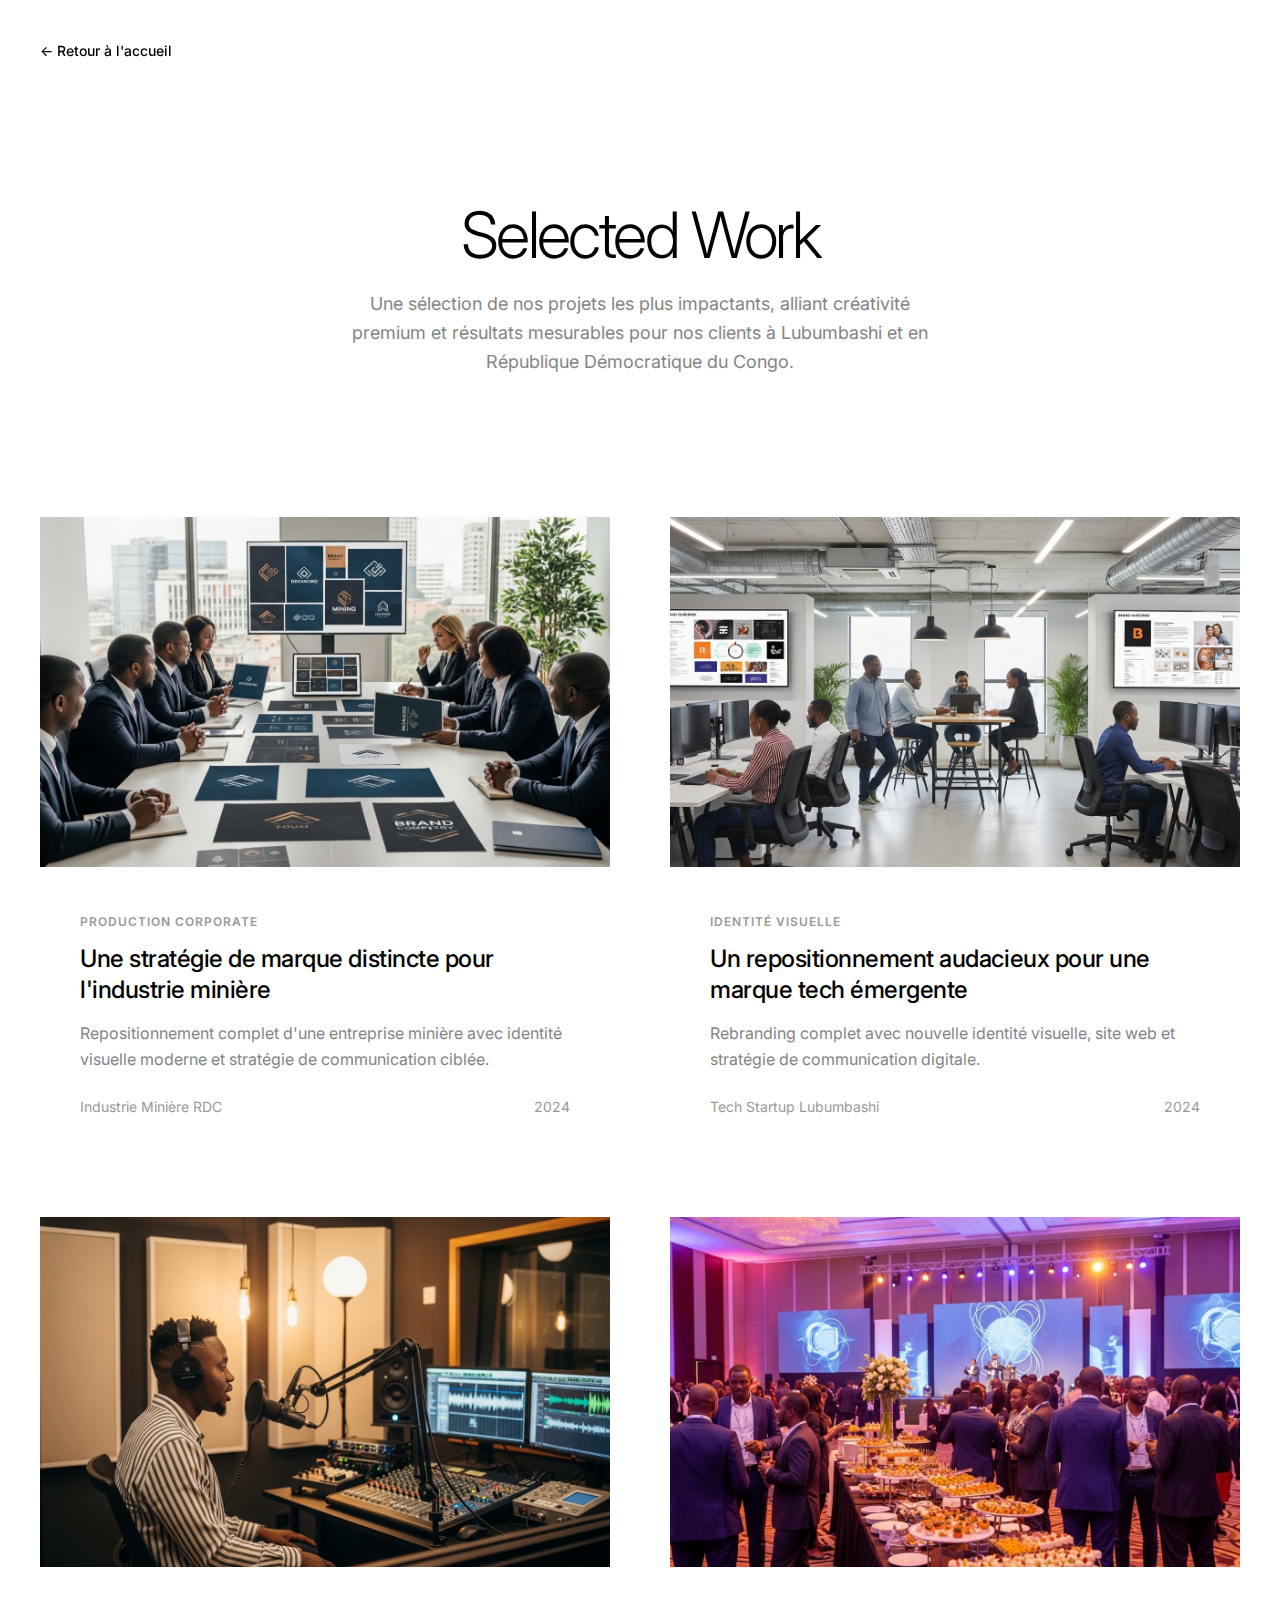
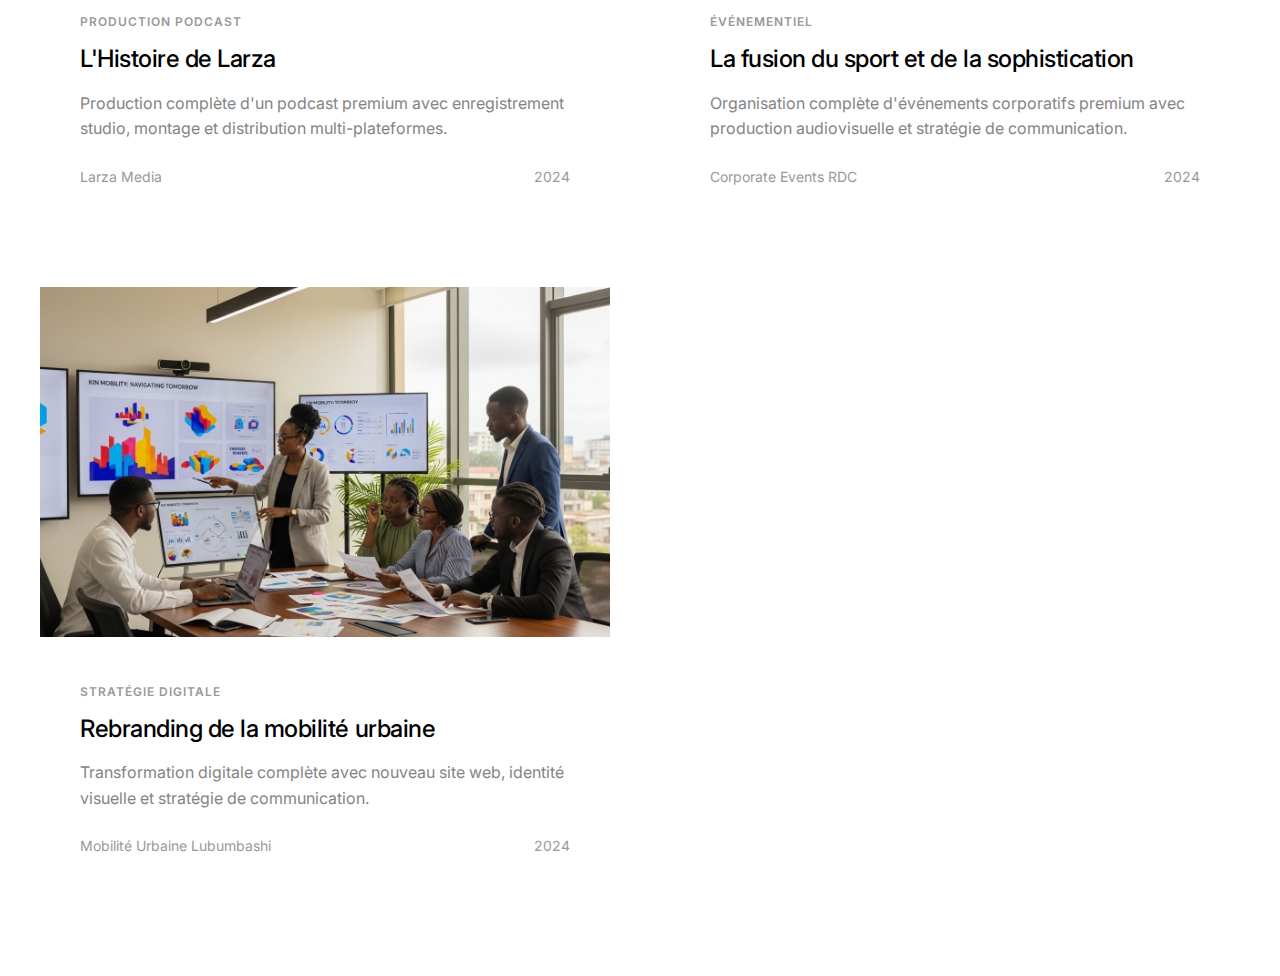
<file: static_site/portfolio.html>
<!DOCTYPE html>
<html lang="fr">
<head>
    <meta charset="UTF-8">
    <meta name="viewport" content="width=device-width, initial-scale=1.0">
    <title>Portfolio - Mass Communication | Projets Marketing Digital Lubumbashi, RDC</title>
    
    <!-- SEO Meta Tags -->
    <meta name="description" content="Découvrez nos projets réalisés : stratégies de marque, identité visuelle, production vidéo, podcasts et événements corporatifs à Lubumbashi, RDC. 50+ projets réussis pour des entreprises ambitieuses.">
    <meta name="keywords" content="portfolio marketing, projets digitaux, Lubumbashi, RDC, identité visuelle, production vidéo, podcast, événementiel, rebranding, stratégie marque">
    <meta name="author" content="Mass Communication">
    <meta name="robots" content="index, follow, max-image-preview:large, max-snippet:-1, max-video-preview:-1">
    <link rel="canonical" href="https://mass-com.com/portfolio.html">
    
    <!-- Google Search Console Verification -->
    <meta name="google-site-verification" content="TlilVw3hwE-rhUNAzjnrMrhuyJIVS9kmX74Pt27e2s0">
    
    <!-- Open Graph Tags -->
    <meta property="og:title" content="Portfolio - Mass Communication | Projets Marketing Digital Lubumbashi, RDC">
    <meta property="og:description" content="Découvrez nos 50+ projets réalisés : stratégies de marque, identité visuelle, production vidéo, podcasts et événements corporatifs à Lubumbashi, RDC.">
    <meta property="og:type" content="website">
    <meta property="og:url" content="https://mass-com.com/portfolio.html">
    <meta property="og:image" content="https://mass-com.com/static/images/cases/project-1-mining.jpg">
    <meta property="og:image:width" content="1200">
    <meta property="og:image:height" content="630">
    <meta property="og:site_name" content="Mass Communication">
    <meta property="og:locale" content="fr_FR">
    
    <!-- Twitter Card Meta Tags -->
    <meta name="twitter:card" content="summary_large_image">
    <meta name="twitter:title" content="Portfolio - Mass Communication | Projets Marketing Digital Lubumbashi, RDC">
    <meta name="twitter:description" content="Découvrez nos 50+ projets réalisés : stratégies de marque, identité visuelle, production vidéo, podcasts et événements corporatifs à Lubumbashi, RDC.">
    <meta name="twitter:image" content="https://mass-com.com/static/images/cases/project-1-mining.jpg">
    <meta name="twitter:site" content="@masscommunication">
    
    <!-- Google Fonts -->
    <link href="https://fonts.googleapis.com/css2?family=Inter:wght@300;400;500;600;700;800&display=swap" rel="stylesheet">
    
    <!-- Custom CSS -->
    <link rel="stylesheet" href="static/css/style.css">
    
    <!-- Configuration -->
    <script src="static/js/config.js"></script>
    
    <style>
        .portfolio-hero {
            padding: 120px 40px 60px 40px;
            background: #ffffff;
            text-align: center;
        }
        
        .portfolio-title {
            font-family: -apple-system, BlinkMacSystemFont, 'Inter', sans-serif;
            font-size: 64px;
            font-weight: 300;
            color: #000000;
            margin-bottom: 20px;
            line-height: 1.1;
        }
        
        .portfolio-subtitle {
            font-size: 18px;
            color: #666666;
            max-width: 600px;
            margin: 0 auto;
            line-height: 1.6;
        }
        
        .portfolio-grid {
            max-width: 1400px;
            margin: 80px auto;
            padding: 0 40px;
            display: grid;
            grid-template-columns: repeat(auto-fit, minmax(500px, 1fr));
            gap: 60px;
        }
        
        .portfolio-card {
            background: #ffffff;
            border-radius: 0;
            overflow: hidden;
            transition: all 0.3s ease;
            cursor: pointer;
        }
        
        .portfolio-card:hover {
            transform: translateY(-10px);
        }
        
        .portfolio-image {
            width: 100%;
            height: 350px;
            object-fit: cover;
            transition: transform 0.3s ease;
        }
        
        .portfolio-card:hover .portfolio-image {
            transform: scale(1.05);
        }
        
        .portfolio-content {
            padding: 40px;
        }
        
        .portfolio-category {
            font-size: 12px;
            font-weight: 600;
            text-transform: uppercase;
            color: #999999;
            letter-spacing: 1px;
            margin-bottom: 12px;
        }
        
        .portfolio-project-title {
            font-size: 24px;
            font-weight: 500;
            color: #000000;
            margin-bottom: 16px;
            line-height: 1.3;
        }
        
        .portfolio-description {
            font-size: 16px;
            color: #666666;
            line-height: 1.6;
            margin-bottom: 24px;
        }
        
        .portfolio-meta {
            display: flex;
            justify-content: space-between;
            align-items: center;
            font-size: 14px;
            color: #999999;
        }
        
        .back-link {
            position: fixed;
            top: 40px;
            left: 40px;
            font-size: 14px;
            color: #000000;
            text-decoration: none;
            font-weight: 500;
            z-index: 1000;
            transition: opacity 0.3s ease;
        }
        
        .back-link:hover {
            opacity: 0.7;
        }
        
        @media (max-width: 768px) {
            .portfolio-grid {
                grid-template-columns: 1fr;
                gap: 40px;
                padding: 0 20px;
            }
            
            .portfolio-title {
                font-size: 48px;
            }
            
            .portfolio-hero {
                padding: 100px 20px 40px 20px;
            }
        }
    </style>
</head>
<body>
            <a href="index.html" class="back-link">← Retour à l'accueil</a>
    
    <div class="portfolio-hero">
        <h1 class="portfolio-title">Selected Work</h1>
        <p class="portfolio-subtitle">
            Une sélection de nos projets les plus impactants, alliant créativité premium et résultats mesurables pour nos clients à Lubumbashi et en République Démocratique du Congo.
        </p>
    </div>
    
    <div class="portfolio-grid">
        <!-- Mining Brand Project -->
        <div class="portfolio-card" onclick="openProject('mining-brand')">
            <img src="static/images/cases/project-1-mining.jpg" alt="Stratégie de marque industrie minière" class="portfolio-image" loading="lazy">
            <div class="portfolio-content">
                <div class="portfolio-category">Production Corporate</div>
                <h3 class="portfolio-project-title">Une stratégie de marque distincte pour l'industrie minière</h3>
                <p class="portfolio-description">Repositionnement complet d'une entreprise minière avec identité visuelle moderne et stratégie de communication ciblée.</p>
                <div class="portfolio-meta">
                    <span>Industrie Minière RDC</span>
                    <span>2024</span>
                </div>
            </div>
        </div>
        
        <!-- Tech Repositioning Project -->
        <div class="portfolio-card" onclick="openProject('tech-repositioning')">
            <img src="static/images/cases/project-2-tech.jpg" alt="Repositionnement marque tech" class="portfolio-image" loading="lazy">
            <div class="portfolio-content">
                <div class="portfolio-category">Identité Visuelle</div>
                <h3 class="portfolio-project-title">Un repositionnement audacieux pour une marque tech émergente</h3>
                <p class="portfolio-description">Rebranding complet avec nouvelle identité visuelle, site web et stratégie de communication digitale.</p>
                <div class="portfolio-meta">
                    <span>Tech Startup Lubumbashi</span>
                    <span>2024</span>
                </div>
            </div>
        </div>
        
        <!-- Podcast Larza Project -->
        <div class="portfolio-card" onclick="openProject('podcast-larza')">
            <img src="static/images/cases/project-3-podcast.jpg" alt="Production podcast premium" class="portfolio-image" loading="lazy">
            <div class="portfolio-content">
                <div class="portfolio-category">Production Podcast</div>
                <h3 class="portfolio-project-title">L'Histoire de Larza</h3>
                <p class="portfolio-description">Production complète d'un podcast premium avec enregistrement studio, montage et distribution multi-plateformes.</p>
                <div class="portfolio-meta">
                    <span>Larza Media</span>
                    <span>2024</span>
                </div>
            </div>
        </div>
        
        <!-- Corporate Events Project -->
        <div class="portfolio-card" onclick="openProject('corporate-events')">
            <img src="static/images/cases/project-4-events.jpg" alt="Événements corporatifs premium" class="portfolio-image" loading="lazy">
            <div class="portfolio-content">
                <div class="portfolio-category">Événementiel</div>
                <h3 class="portfolio-project-title">La fusion du sport et de la sophistication</h3>
                <p class="portfolio-description">Organisation complète d'événements corporatifs premium avec production audiovisuelle et stratégie de communication.</p>
                <div class="portfolio-meta">
                    <span>Corporate Events RDC</span>
                    <span>2024</span>
                </div>
            </div>
        </div>
        
        <!-- Urban Mobility Project -->
        <div class="portfolio-card" onclick="openProject('mobility-rebranding')">
            <img src="static/images/cases/project-5-mobility.jpg" alt="Rebranding mobilité urbaine" class="portfolio-image" loading="lazy">
            <div class="portfolio-content">
                <div class="portfolio-category">Stratégie Digitale</div>
                <h3 class="portfolio-project-title">Rebranding de la mobilité urbaine</h3>
                <p class="portfolio-description">Transformation digitale complète avec nouveau site web, identité visuelle et stratégie de communication.</p>
                <div class="portfolio-meta">
                    <span>Mobilité Urbaine Lubumbashi</span>
                    <span>2024</span>
                </div>
            </div>
        </div>
    </div>
    
    <!-- Project Detail Modal -->
    <div id="project-modal" class="project-modal">
        <div class="modal-content">
            <button class="modal-close" onclick="closeProject()">&times;</button>
            <div id="modal-body"></div>
        </div>
    </div>
    
    <script>
        const projects = [
        {
            id: 'mining-brand',
            title: 'Une stratégie de marque distincte pour l\'industrie minière',
            category: 'Production Corporate',
            description: 'Repositionnement complet d\'une entreprise minière avec identité visuelle moderne et stratégie de communication ciblée.',
            client: 'Industrie Minière RDC',
            year: '2024',
            image: 'static/images/cases/project-1-mining.jpg'
        },
        {
            id: 'tech-repositioning',
            title: 'Un repositionnement audacieux pour une marque tech émergente',
            category: 'Identité Visuelle',
            description: 'Rebranding complet avec nouvelle identité visuelle, site web et stratégie de communication digitale.',
            client: 'Tech Startup Lubumbashi',
            year: '2024',
            image: 'static/images/cases/project-2-tech.jpg'
        },
        {
            id: 'podcast-larza',
            title: 'L\'Histoire de Larza',
            category: 'Production Podcast',
            description: 'Production complète d\'un podcast premium avec enregistrement studio, montage et distribution multi-plateformes.',
            client: 'Larza Media',
            year: '2024',
            image: 'static/images/cases/project-3-podcast.jpg'
        },
        {
            id: 'corporate-events',
            title: 'La fusion du sport et de la sophistication',
            category: 'Événementiel',
            description: 'Organisation complète d\'événements corporatifs premium avec production audiovisuelle et stratégie de communication.',
            client: 'Corporate Events RDC',
            year: '2024',
            image: 'static/images/cases/project-4-events.jpg'
        },
        {
            id: 'mobility-rebranding',
            title: 'Rebranding de la mobilité urbaine',
            category: 'Stratégie Digitale',
            description: 'Transformation digitale complète avec nouveau site web, identité visuelle et stratégie de communication.',
            client: 'Mobilité Urbaine Lubumbashi',
            year: '2024',
            image: 'static/images/cases/project-5-mobility.jpg'
        }
    ];
        
        function openProject(projectId) {
            const project = projects.find(p => p.id === projectId);
            if (!project) return;
            
            const modalBody = document.getElementById('modal-body');
            modalBody.innerHTML = `
                <div class="project-detail">
                    <div class="project-header">
                        <img src="/static/images/${project.image}" alt="${project.title}" class="project-detail-image">
                        <div class="project-info">
                            <div class="project-category">${project.category}</div>
                            <h2 class="project-title">${project.title}</h2>
                            <div class="project-meta">
                                <span><strong>Client:</strong> ${project.client}</span>
                                <span><strong>Année:</strong> ${project.year}</span>
                            </div>
                        </div>
                    </div>
                    
                    <div class="project-content">
                        <div class="project-section">
                            <h4>Description</h4>
                            <p>${project.description}</p>
                        </div>
                        
                        <div class="project-section">
                            <h4>Services fournis</h4>
                            <ul>
                                ${project.services.map(service => `<li>${service}</li>`).join('')}
                            </ul>
                        </div>
                        
                        <div class="project-section">
                            <h4>Défi</h4>
                            <p>${project.challenge}</p>
                        </div>
                        
                        <div class="project-section">
                            <h4>Solution</h4>
                            <p>${project.solution}</p>
                        </div>
                        
                        <div class="project-section">
                            <h4>Résultats</h4>
                            <ul>
                                ${project.results.map(result => `<li>${result}</li>`).join('')}
                            </ul>
                        </div>
                    </div>
                </div>
            `;
            
            document.getElementById('project-modal').style.display = 'flex';
            document.body.style.overflow = 'hidden';
        }
        
        function closeProject() {
            document.getElementById('project-modal').style.display = 'none';
            document.body.style.overflow = 'auto';
        }
        
        // Close modal when clicking outside
        document.getElementById('project-modal').addEventListener('click', function(e) {
            if (e.target === this) {
                closeProject();
            }
        });
    </script>
    
    <style>
        .project-modal {
            display: none;
            position: fixed;
            top: 0;
            left: 0;
            width: 100%;
            height: 100%;
            background: rgba(0, 0, 0, 0.8);
            z-index: 10000;
            justify-content: center;
            align-items: center;
            padding: 40px;
        }
        
        .modal-content {
            background: white;
            max-width: 800px;
            max-height: 90vh;
            overflow-y: auto;
            position: relative;
            border-radius: 8px;
        }
        
        .modal-close {
            position: absolute;
            top: 20px;
            right: 30px;
            font-size: 28px;
            font-weight: bold;
            background: none;
            border: none;
            cursor: pointer;
            z-index: 1001;
        }
        
        .project-detail {
            padding: 40px;
        }
        
        .project-header {
            margin-bottom: 40px;
        }
        
        .project-detail-image {
            width: 100%;
            height: 300px;
            object-fit: cover;
            border-radius: 8px;
            margin-bottom: 20px;
        }
        
        .project-category {
            font-size: 12px;
            font-weight: 600;
            text-transform: uppercase;
            color: #999999;
            letter-spacing: 1px;
            margin-bottom: 8px;
        }
        
        .project-title {
            font-size: 28px;
            font-weight: 600;
            color: #000000;
            margin-bottom: 16px;
            line-height: 1.3;
        }
        
        .project-meta {
            display: flex;
            gap: 30px;
            font-size: 14px;
            color: #666666;
            margin-bottom: 20px;
        }
        
        .project-section {
            margin-bottom: 30px;
        }
        
        .project-section h4 {
            font-size: 18px;
            font-weight: 600;
            color: #000000;
            margin-bottom: 12px;
        }
        
        .project-section p {
            font-size: 16px;
            color: #666666;
            line-height: 1.6;
        }
        
        .project-section ul {
            list-style: none;
            padding: 0;
        }
        
        .project-section li {
            font-size: 16px;
            color: #666666;
            line-height: 1.6;
            margin-bottom: 8px;
            position: relative;
            padding-left: 20px;
        }
        
        .project-section li:before {
            content: "•";
            color: #000000;
            position: absolute;
            left: 0;
        }
    </style>
</body>
</html>
</file>
<file: static_site/static/css/style.css>
/* Modern CSS with Premium Video Backgrounds for Mass Communication Website */

:root {
    --color-black: #000000;
    --color-white: #ffffff;
    --color-gray-50: #f9fafb;
    --color-gray-100: #f3f4f6;
    --color-gray-200: #e5e7eb;
    --color-gray-300: #d1d5db;
    --color-gray-400: #9ca3af;
    --color-gray-500: #333333;
    --color-gray-600: #222222;
    --color-gray-700: #111111;
    --color-gray-800: #0a0a0a;
    --color-gray-900: #000000;
    --color-accent: #2563eb;
    
    --font-primary: 'Inter', -apple-system, BlinkMacSystemFont, 'Segoe UI', Roboto, sans-serif;
    --font-size-xs: 0.75rem;
    --font-size-sm: 0.875rem;
    --font-size-base: 1rem;
    --font-size-lg: 1.125rem;
    --font-size-xl: 1.25rem;
    --font-size-2xl: 1.5rem;
    --font-size-3xl: 1.875rem;
    --font-size-4xl: 2.25rem;
    --font-size-5xl: 3rem;
    --font-size-6xl: 3.75rem;
    --font-size-7xl: 4.5rem;
    --font-size-8xl: 6rem;
    --font-size-9xl: 8rem;
    
    --line-height-tight: 1.25;
    --line-height-snug: 1.375;
    --line-height-normal: 1.5;
    --line-height-relaxed: 1.625;
    
    --spacing-xs: 0.25rem;
    --spacing-sm: 0.5rem;
    --spacing-md: 1rem;
    --spacing-lg: 1.5rem;
    --spacing-xl: 2rem;
    --spacing-2xl: 3rem;
    --spacing-3xl: 4rem;
    --spacing-4xl: 6rem;
    --spacing-5xl: 8rem;
    
    --transition-fast: 0.15s ease-out;
    --transition-base: 0.25s ease-out;
    --transition-slow: 0.5s ease-out;
    
    --video-overlay-opacity: 0.7;
    --image-overlay-opacity: 0.6;
}

/* Reset & Base Styles */
* {
    margin: 0;
    padding: 0;
    box-sizing: border-box;
}

/* Screen Reader Only - Accessibility */
.sr-only {
    position: absolute;
    width: 1px;
    height: 1px;
    padding: 0;
    margin: -1px;
    overflow: hidden;
    clip: rect(0, 0, 0, 0);
    white-space: nowrap;
    border: 0;
}

html {
    font-size: 16px;
    scroll-behavior: smooth;
}

body {
    font-family: var(--font-primary);
    font-size: var(--font-size-base);
    line-height: var(--line-height-normal);
    color: var(--color-black);
    background-color: var(--color-white);
    -webkit-font-smoothing: antialiased;
    -moz-osx-font-smoothing: grayscale;
    overflow-x: hidden;
}

/* Typography - Hau Studio Style */
h1, h2, h3, h4, h5, h6 {
    font-weight: 700;
    line-height: var(--line-height-tight);
    color: var(--color-black);
    letter-spacing: -0.02em;
    font-family: -apple-system, BlinkMacSystemFont, 'Inter', 'Helvetica Neue', Arial, sans-serif;
}

h1 {
    font-size: clamp(3rem, 8vw, 8rem);
    font-weight: 900;
    line-height: 0.9;
    letter-spacing: -0.04em;
}

h2 {
    font-size: clamp(2rem, 5vw, 4rem);
    font-weight: 800;
    line-height: 0.95;
    letter-spacing: -0.03em;
}

/* Hau Studio Watermark */
.watermark-brand {
    position: absolute;
    bottom: -20px;
    right: 5%;
    font-size: clamp(8rem, 25vw, 20rem);
    font-weight: 900;
    color: rgba(0, 0, 0, 0.02);
    letter-spacing: -0.1em;
    z-index: -1;
    font-family: -apple-system, BlinkMacSystemFont, 'Inter', 'Helvetica Neue', Arial, sans-serif;
    user-select: none;
    pointer-events: none;
}

/* Navigation Logo Styles */
.nav-logo {
    display: flex;
    align-items: center;
    gap: 0.75rem;
    text-decoration: none;
    color: var(--color-black);
    font-weight: 600;
    font-size: var(--font-size-lg);
    transition: opacity var(--transition-base);
}

.nav-logo:hover {
    opacity: 0.8;
}

.nav-logo-img {
    height: 52px;
    width: auto;
    object-fit: contain;
}

.nav-logo-text {
    font-weight: 600;
    letter-spacing: -0.01em;
}

/* Hau Studio Contact Split Section */
.contact-split-section {
    min-height: 100vh;
    display: flex;
    align-items: stretch;
    background: var(--color-white);
    position: relative;
}

.contact-split-container {
    display: grid;
    grid-template-columns: 1fr 1fr;
    width: 100%;
    min-height: 100vh;
}

.contact-split-content {
    background: var(--color-white);
    padding: 4rem 3rem;
    display: flex;
    flex-direction: column;
    justify-content: center;
    position: relative;
}

.contact-split-visual {
    background: var(--color-gray-100);
    position: relative;
    overflow: hidden;
}

.contact-image-container {
    position: absolute;
    top: 0;
    left: 0;
    width: 100%;
    height: 100%;
}

.contact-split-image {
    width: 100%;
    height: 100%;
    object-fit: cover;
    object-position: center;
    filter: grayscale(20%);
}

.contact-header {
    margin-bottom: 3rem;
}

.contact-title {
    font-size: clamp(3rem, 8vw, 6rem);
    font-weight: 300;
    line-height: 0.9;
    letter-spacing: -0.04em;
    margin-bottom: 1.5rem;
    color: var(--color-black);
    font-family: -apple-system, BlinkMacSystemFont, 'Inter', 'Helvetica Neue', Arial, sans-serif;
}

.contact-subtitle {
    font-size: var(--font-size-lg);
    line-height: var(--line-height-relaxed);
    color: var(--color-gray-500);
    margin-bottom: 2rem;
    max-width: 400px;
    font-weight: 400;
}

.contact-cta {
    margin-bottom: 3rem;
}

.hau-contact-button {
    background: var(--color-black);
    color: var(--color-white);
    border: none;
    padding: 1rem 2rem;
    font-size: var(--font-size-sm);
    font-weight: 600;
    letter-spacing: 0.05em;
    text-transform: uppercase;
    cursor: pointer;
    transition: all var(--transition-base);
    border-radius: 0;
    font-family: var(--font-primary);
}

.hau-contact-button:hover {
    background: var(--color-gray-700);
    transform: translateY(-1px);
}

.contact-info-section {
    margin-top: auto;
}

.contact-info-row {
    display: grid;
    grid-template-columns: 1fr 1fr;
    gap: 2rem;
}

.contact-info-col {
    display: flex;
    flex-direction: column;
    gap: 0.5rem;
}

.contact-info-title {
    font-size: var(--font-size-xs);
    font-weight: 600;
    letter-spacing: 0.1em;
    text-transform: uppercase;
    color: var(--color-gray-400);
    margin-bottom: 0.75rem;
}

.contact-info-item {
    font-size: var(--font-size-sm);
    color: var(--color-gray-500);
    line-height: var(--line-height-relaxed);
    cursor: pointer;
    transition: color var(--transition-fast);
}

.contact-info-item:hover {
    color: var(--color-black);
}

/* Hidden Form Styles */
.contact-form-section {
    margin-top: 2rem;
}

.hau-contact-form {
    display: flex;
    flex-direction: column;
    gap: 1.5rem;
}

.hau-form-input {
    background: transparent;
    border: none;
    border-bottom: 1px solid var(--color-gray-300);
    padding: 1rem 0 0.5rem 0;
    font-size: var(--font-size-base);
    color: var(--color-black);
    font-family: var(--font-primary);
    transition: border-color var(--transition-base);
}

.hau-form-input:focus {
    outline: none;
    border-bottom-color: var(--color-black);
}

.hau-form-input::placeholder {
    color: var(--color-gray-400);
    font-weight: 400;
}

.hau-form-textarea {
    resize: vertical;
    min-height: 120px;
    font-family: var(--font-primary);
}

.hau-submit-button {
    background: var(--color-black);
    color: var(--color-white);
    border: none;
    padding: 1rem 2rem;
    font-size: var(--font-size-sm);
    font-weight: 600;
    letter-spacing: 0.05em;
    text-transform: uppercase;
    cursor: pointer;
    transition: all var(--transition-base);
    align-self: flex-start;
    margin-top: 1rem;
}

.hau-submit-button:hover {
    background: var(--color-gray-700);
}

/* Responsive Design for Contact Section */
@media (max-width: 768px) {
    .contact-split-container {
        grid-template-columns: 1fr;
        grid-template-rows: auto 1fr;
    }
    
    .contact-split-content {
        padding: 2rem 1.5rem;
        min-height: auto;
    }
    
    .contact-split-visual {
        min-height: 60vh;
    }
    
    .contact-title {
        font-size: clamp(2.5rem, 10vw, 4rem);
    }
    
    .contact-info-row {
        grid-template-columns: 1fr;
        gap: 1.5rem;
    }
}

/* Modern Split-Screen Service Sections */
.split-service-section {
    min-height: 100vh;
    display: flex;
    align-items: center;
    padding: 8rem 0;
}

.split-container {
    display: grid;
    grid-template-columns: 1fr 1fr;
    gap: 0;
    width: 100%;
    max-width: 1400px;
    margin: 0 auto;
    align-items: center;
}

/* Mobile Responsiveness for Split Sections */
@media (max-width: 768px) {
    .split-container {
        grid-template-columns: 1fr;
        grid-template-rows: auto 1fr;
        gap: 2rem;
    }
    
    .split-reverse .split-container {
        grid-template-columns: 1fr;
        grid-template-rows: auto 1fr;
    }
    
    .split-reverse .split-content {
        order: 1;
    }
    
    .split-reverse .split-visual {
        order: 2;
    }
    
    .split-content {
        padding: 2rem 1.5rem;
        text-align: center;
    }
    
    .split-visual {
        height: 40vh; /* Shorter on mobile */
    }
    
    .split-video {
        object-position: center center;
    }
}

.split-reverse .split-container {
    grid-template-columns: 1fr 1fr;
}

.split-reverse .split-content {
    order: 1;
}

.split-reverse .split-visual {
    order: 2;
}

.split-visual {
    position: relative;
    height: 70vh;
    overflow: hidden;
}

.split-image {
    width: 100%;
    height: 100%;
    object-fit: cover;
    transition: transform 0.6s ease;
}

/* Mobile Image Optimization */
@media (max-width: 768px) {
    .split-image,
    .split-video {
        object-fit: cover;
        object-position: center center;
    }
    
    /* Optimize case study images on mobile */
    .work-item-hau img {
        object-fit: cover;
        object-position: center center;
    }
    
    /* Ensure images scale properly on mobile */
    img {
        max-width: 100%;
        height: auto;
    }
}

.split-video {
    width: 100%;
    height: 100%;
    object-fit: cover;
    transition: transform 0.6s ease;
}

.split-service-section:hover .split-image,
.split-service-section:hover .split-video {
    transform: scale(1.02);
}

.split-content {
    padding: 4rem 6rem;
    max-width: 600px;
}

.service-number-large {
    font-size: 1.2rem;
    font-weight: 600;
    color: #666;
    margin-bottom: 1rem;
    letter-spacing: 0.1em;
}

.split-title {
    font-size: clamp(2.5rem, 5vw, 4rem);
    font-weight: 800;
    line-height: 1.1;
    margin-bottom: 2rem;
    color: var(--color-black);
    letter-spacing: -0.02em;
}

.split-description {
    font-size: 1.25rem;
    line-height: 1.5;
    margin-bottom: 1.5rem;
    color: var(--color-black);
    font-weight: 500;
}

.split-details {
    font-size: 1rem;
    line-height: 1.6;
    color: #666;
}

/* Mobile Responsive */
@media (max-width: 1024px) {
    .split-container {
        grid-template-columns: 1fr;
        gap: 3rem;
    }
    
    .split-reverse .split-content,
    .split-reverse .split-visual {
        order: unset;
    }
    
    .split-content {
        padding: 2rem;
        text-align: center;
    }
    
    .split-visual {
        height: 50vh;
    }
}

p {
    line-height: var(--line-height-relaxed);
    color: var(--color-black);
    opacity: 0.8;
}

a {
    color: inherit;
    text-decoration: none;
    transition: all var(--transition-base);
}

/* Utilities */
.container {
    max-width: 1200px;
    margin: 0 auto;
    padding: 0 var(--spacing-lg);
}

.section {
    padding: 12rem 0;
    position: relative;
    overflow: hidden;
    margin-bottom: 8rem;
}

/* Video Background Base Styles */
.hero-video-container,
.services-video-container,
.contact-video-container {
    position: absolute;
    top: 0;
    left: 0;
    width: 100%;
    height: 100%;
    overflow: hidden;
    z-index: 0;
}

.hero-video,
.services-video,
.contact-video {
    position: absolute;
    top: 0;
    left: 0;
    width: 100%;
    height: 100%;
    object-fit: cover;
    opacity: 1;
    z-index: 0;
}

.hero-video.loaded,
.services-video.loaded,
.contact-video.loaded {
    opacity: 1;
}

/* Video Overlays for Text Readability */
.hero-video-overlay {
    position: absolute;
    top: 0;
    left: 0;
    width: 100%;
    height: 100%;
    background: linear-gradient(
        135deg,
        rgba(0, 0, 0, 0.6) 0%,
        rgba(0, 0, 0, 0.3) 50%,
        rgba(0, 0, 0, 0.6) 100%
    );
    z-index: 2;
    pointer-events: none;
}

.services-video-overlay {
    position: absolute;
    top: 0;
    left: 0;
    width: 100%;
    height: 100%;
    background: linear-gradient(
        45deg,
        rgba(0, 0, 0, 0.7) 0%,
        rgba(0, 0, 0, 0.3) 100%
    );
    z-index: 2;
    pointer-events: none;
}

.contact-video-overlay {
    position: absolute;
    top: 0;
    left: 0;
    width: 100%;
    height: 100%;
    background: linear-gradient(
        to right,
        rgba(0, 0, 0, 0.8) 0%,
        rgba(0, 0, 0, 0.4) 100%
    );
    z-index: 2;
    pointer-events: none;
}

/* Image Background Styles */
.work-background-image,
.about-background-image {
    position: absolute;
    top: 0;
    left: 0;
    width: 100%;
    height: 100%;
    overflow: hidden;
    z-index: -1;
}

.section-bg-image {
    width: 100%;
    height: 100%;
    object-fit: cover;
    opacity: 0;
    transition: opacity 0.6s ease-in-out;
}

.section-bg-image.loaded {
    opacity: 1;
}

.section-bg-overlay {
    position: absolute;
    top: 0;
    left: 0;
    width: 100%;
    height: 100%;
    background: linear-gradient(
        to bottom,
        rgba(255, 255, 255, var(--image-overlay-opacity)) 0%,
        rgba(255, 255, 255, 0.8) 100%
    );
}

/* Header & Navigation */
.header {
    position: fixed;
    top: 0;
    left: 0;
    right: 0;
    background: rgba(255, 255, 255, 0.95);
    backdrop-filter: blur(10px);
    border-bottom: 1px solid var(--color-gray-100);
    z-index: 1000;
    transition: all var(--transition-base);
}

.nav {
    display: flex;
    align-items: center;
    justify-content: space-between;
    height: 80px;
    padding: 0 var(--spacing-xl);
}

.nav-logo {
    font-size: var(--font-size-lg);
    font-weight: 600;
    color: var(--color-black);
    z-index: 10;
}

.nav-menu {
    display: flex;
}

.nav-list {
    display: flex;
    list-style: none;
    gap: var(--spacing-2xl);
    align-items: center;
}

.nav-link {
    font-size: var(--font-size-sm);
    font-weight: 500;
    color: var(--color-gray-600);
    position: relative;
    transition: color var(--transition-base);
}

.nav-link:hover,
.nav-link.active {
    color: var(--color-black);
}

.nav-link::after {
    content: '';
    position: absolute;
    bottom: -8px;
    left: 0;
    right: 0;
    height: 1px;
    background: var(--color-black);
    transform: scaleX(0);
    transition: transform var(--transition-base);
}

.nav-link:hover::after,
.nav-link.active::after {
    transform: scaleX(1);
}

.nav-toggle {
    display: none;
    flex-direction: column;
    gap: 4px;
    cursor: pointer;
    z-index: 10;
}

.nav-toggle-line {
    width: 24px;
    height: 2px;
    background: var(--color-black);
    transition: all var(--transition-base);
}

/* Ultra-Minimalist Hero Section */
.hero-minimal {
    min-height: 100vh;
    background: #ffffff;
    font-family: -apple-system, BlinkMacSystemFont, 'Inter', 'Helvetica Neue', Arial, sans-serif;
    color: #000000;
    position: relative;
    padding: 72px 0 0 0;
    margin: 0 0 12rem 0;
}

/* Show top bar with time and Mass Comm */
.top-bar {
    position: fixed;
    top: 0;
    left: 0;
    right: 0;
    display: flex !important;
    justify-content: space-between;
    align-items: center;
    padding: 24px 32px;
    background: #ffffff;
    z-index: 9999;
    border-bottom: 1px solid rgba(0,0,0,0.1);
}

.logo {
    display: flex;
    align-items: center;
    gap: 8px;
}

.logo-dot {
    color: #000000;
    font-size: 16px;
}

.logo-text {
    font-family: -apple-system, BlinkMacSystemFont, 'Inter', 'Helvetica Neue', Arial, sans-serif;
    font-size: 14px;
    font-weight: 500;
    color: #000000;
    letter-spacing: 0.5px;
}

.location-time {
    display: flex;
    align-items: center;
    gap: 8px;
    font-family: -apple-system, BlinkMacSystemFont, 'Inter', 'Helvetica Neue', Arial, sans-serif;
    font-size: 12px;
    font-weight: 400;
    color: #666666;
    letter-spacing: 0.5px;
    text-transform: uppercase;
}

.dot-separator {
    color: #666666;
    font-size: 8px;
}

.logo {
    display: flex;
    align-items: center;
    gap: 8px;
}

.logo-dot {
    font-size: 20px;
    line-height: 1;
    color: #000000;
}

.logo-text {
    font-size: 16px;
    font-weight: 400;
    letter-spacing: 0;
    color: #000000;
}

.location-time {
    display: flex;
    align-items: center;
    gap: 8px;
    font-size: 12px;
    font-weight: 400;
    letter-spacing: 0.5px;
    text-transform: uppercase;
    color: #000000;
}

.dot-separator {
    font-size: 10px;
}

/* Hau Studio Colorful Navigation Bar */
.hau-navbar {
    position: fixed;
    bottom: 30px;
    left: 50%;
    transform: translateX(-50%);
    z-index: 1000;
    background: rgba(255, 255, 255, 0.95);
    backdrop-filter: blur(20px);
    border-radius: 30px;
    padding: 8px 16px;
    box-shadow: 0 8px 32px rgba(0, 0, 0, 0.12);
    border: 1px solid rgba(0, 0, 0, 0.06);
}

.hau-nav-links {
    display: flex;
    gap: 16px;
    list-style: none;
    margin: 0;
    padding: 0;
    align-items: center;
}

.hau-nav-link {
    font-family: -apple-system, BlinkMacSystemFont, 'Inter', 'Helvetica Neue', Arial, sans-serif;
    font-size: 11px;
    font-weight: 600;
    color: #666666;
    text-decoration: none;
    letter-spacing: 0.5px;
    text-transform: uppercase;
    transition: all 0.3s ease;
    padding: 10px 16px;
    border-radius: 20px;
    position: relative;
    background: transparent;
}

/* Clean Black & White Navigation */
.hau-nav-link:hover {
    color: #000000;
    background: rgba(0, 0, 0, 0.05);
}

.hau-nav-link.active {
    color: #000000;
    background: rgba(0, 0, 0, 0.08);
    font-weight: 700;
}

/* Full-Screen Video Section (Hau Studio Style) */
.video-section {
    padding: 0;
    background: #000000;
    height: 100vh;
    width: 100%;
    position: relative;
    overflow: hidden;
}

/* Mobile Video Optimization */
@media (max-width: 768px) {
    .video-section {
        height: 60vh; /* Shorter on mobile for better UX */
    }
    
    .hero-video {
        object-position: center center; /* Better mobile positioning */
    }
    
    /* Disable video autoplay on mobile for better performance */
    .hero-video {
        autoplay: false;
    }
    
    /* Show poster image prominently on mobile */
    .hero-video[poster] {
        opacity: 1;
    }
    
    /* Optimize video loading on mobile */
    .split-video {
        preload: none;
    }
}

.video-container {
    width: 100%;
    height: 100%;
    position: relative;
}

.hero-video {
    width: 100%;
    height: 100%;
    object-fit: cover;
    display: block;
    position: absolute;
    top: 0;
    left: 0;
    z-index: 1;
}

/* Selected Work Section (Hau Studio Style) */
.work-section-hau {
    padding: 120px 40px;
    background: #ffffff;
}

.work-container-hau {
    max-width: 1200px;
    margin: 0 auto;
}

.work-header-hau {
    display: flex;
    align-items: center;
    gap: 20px;
    margin-bottom: 60px;
}

.work-title-hau {
    font-family: -apple-system, BlinkMacSystemFont, 'Inter', 'Helvetica Neue', Arial, sans-serif;
    font-size: 48px;
    font-weight: 400;
    color: #000000;
    margin: 0;
    line-height: 1.1;
}

.work-count {
    font-size: 24px;
    font-weight: 300;
    color: #666666;
    margin-left: 8px;
}

.work-dot {
    color: #000000;
    font-size: 16px;
}

.view-all-link {
    font-family: -apple-system, BlinkMacSystemFont, 'Inter', 'Helvetica Neue', Arial, sans-serif;
    font-size: 14px;
    font-weight: 500;
    color: #000000;
    text-decoration: none;
    text-transform: uppercase;
    letter-spacing: 0.5px;
    margin-left: auto;
}

.view-all-link:hover {
    opacity: 0.7;
}

.work-grid-hau {
    display: grid;
    grid-template-columns: 1fr 1fr;
    gap: 24px;
    grid-template-rows: auto auto auto;
}

/* Mobile Work Grid */
@media (max-width: 768px) {
    .work-grid-hau {
        grid-template-columns: 1fr;
        gap: 16px;
    }
    
    .work-item-hau.large,
    .work-item-hau.small {
        height: 300px; /* Consistent height on mobile */
    }
    
    .work-section-hau {
        padding: 60px 20px;
    }
    
    .work-header-hau {
        flex-direction: column;
        gap: 16px;
        text-align: center;
    }
    
    .work-title-hau {
        font-size: 32px;
    }
    
    .view-all-link {
        margin-left: 0;
    }
}

.work-item-hau {
    position: relative;
    overflow: hidden;
    border-radius: 0;
    cursor: pointer;
}

.work-item-hau.large {
    grid-row: span 1;
    height: 400px;
}

.work-item-hau.small {
    height: 300px;
}

.work-item-hau img {
    width: 100%;
    height: 100%;
    object-fit: cover;
    transition: transform 0.3s ease;
}

.work-item-hau:hover img {
    transform: scale(1.05);
}

.work-overlay-hau {
    position: absolute;
    top: 0;
    left: 0;
    right: 0;
    bottom: 0;
    background: linear-gradient(45deg, rgba(0, 0, 0, 0.7) 0%, rgba(0, 0, 0, 0.3) 100%);
    display: flex;
    align-items: flex-end;
    padding: 32px;
    opacity: 0;
    transition: opacity 0.3s ease;
}

.work-item-hau:hover .work-overlay-hau {
    opacity: 1;
}

.work-info {
    color: #ffffff;
}

.project-title {
    font-family: -apple-system, BlinkMacSystemFont, 'Inter', 'Helvetica Neue', Arial, sans-serif;
    font-size: 24px;
    font-weight: 500;
    margin: 0 0 8px 0;
    line-height: 1.2;
}

.project-description {
    font-family: -apple-system, BlinkMacSystemFont, 'Inter', 'Helvetica Neue', Arial, sans-serif;
    font-size: 14px;
    font-weight: 400;
    margin: 0;
    opacity: 0.9;
    line-height: 1.4;
}

/* Content Grid */
.content-grid {
    min-height: calc(100vh - 140px);
    display: grid;
    grid-template-columns: 1fr 320px;
    grid-template-rows: 1fr;
    align-items: end;
    padding: 0 32px 80px;
    gap: 80px;
    position: relative;
}

/* Main Headline */
.headline {
    grid-column: 1;
    align-self: end;
    padding-bottom: 40px;
}

.main-title {
    font-size: clamp(48px, 8vw, 120px);
    line-height: 0.85;
    font-weight: 400;
    letter-spacing: -0.02em;
    margin: 0;
    color: #000000;
}

/* Description Block */
.description {
    grid-column: 2;
    align-self: end;
    padding-bottom: 40px;
}

.description p {
    font-size: 14px;
    line-height: 1.4;
    font-weight: 400;
    margin: 0;
    color: #000000;
    text-align: left;
}

/* Responsive Design */
@media (max-width: 1024px) {
    .content-grid {
        grid-template-columns: 1fr;
        grid-template-rows: 1fr auto;
        gap: 40px;
        padding: 0 24px 60px;
    }
    
    .headline {
        grid-column: 1;
        padding-bottom: 20px;
    }
    
    .description {
        grid-column: 1;
        padding-bottom: 0;
    }
    
    .main-title {
        font-size: clamp(36px, 12vw, 80px);
    }
    
    .top-bar {
        padding: 20px 24px;
    }
    
    /* Fixed Navigation - Tablet */
    .fixed-navbar {
        bottom: 20px;
        padding: 8px 20px;
    }
    
    .nav-links {
        gap: 20px;
    }
    
    .nav-links .nav-link {
        font-size: 11px;
        padding: 5px 10px;
    }
    
    .nav-links {
        gap: 40px;
    }
}

@media (max-width: 768px) {
    .hero-minimal {
        padding: 60px 0 0 0;
    }
    
    .content-grid {
        padding: 0 20px 40px;
        gap: 30px;
    }
    
    .main-title {
        font-size: clamp(28px, 15vw, 60px);
    }
    
    .top-bar {
        padding: 16px 20px;
    }
    
    .logo-text {
        font-size: 14px;
    }
    
    .location-time {
        font-size: 10px;
    }
    
    /* Fixed Navigation - Mobile */
    .fixed-navbar {
        bottom: 15px;
        padding: 6px 16px;
        max-width: calc(100vw - 40px);
    }
    
    .nav-links {
        gap: 14px;
    }
    
    .nav-links .nav-link {
        font-size: 10px;
        padding: 4px 8px;
    }
    
    /* Mobile Navigation Improvements */
    .floating-nav {
        position: fixed;
        top: 0;
        left: 0;
        right: 0;
        background: rgba(255, 255, 255, 0.95);
        backdrop-filter: blur(10px);
        z-index: 1000;
        padding: 1rem;
    }
    
    .nav-container {
        display: flex;
        justify-content: space-between;
        align-items: center;
        max-width: 1200px;
        margin: 0 auto;
    }
    
    .nav-links {
        display: none; /* Hidden by default on mobile */
    }
    
    .nav-links.active {
        display: flex;
        flex-direction: column;
        position: absolute;
        top: 100%;
        left: 0;
        right: 0;
        background: rgba(255, 255, 255, 0.98);
        backdrop-filter: blur(15px);
        padding: 1rem;
        box-shadow: 0 4px 20px rgba(0, 0, 0, 0.1);
    }
    
    .mobile-toggle {
        display: block;
        background: none;
        border: none;
        cursor: pointer;
        padding: 0.5rem;
    }
    
    .mobile-toggle span {
        display: block;
        width: 25px;
        height: 3px;
        background: #000;
        margin: 5px 0;
        transition: 0.3s;
    }
    
    .mobile-toggle.active span:nth-child(1) {
        transform: rotate(-45deg) translate(-5px, 6px);
    }
    
    .mobile-toggle.active span:nth-child(2) {
        opacity: 0;
    }
    
    .mobile-toggle.active span:nth-child(3) {
        transform: rotate(45deg) translate(-5px, -6px);
    }
    
    /* Work Section Mobile */
    .work-section-hau {
        padding: 80px 20px;
    }
    
    .work-header-hau {
        flex-direction: column;
        align-items: flex-start;
        gap: 16px;
        margin-bottom: 40px;
    }
    
    .work-title-hau {
        font-size: 32px;
    }
    
    .view-all-link {
        margin-left: 0;
        font-size: 12px;
    }
    
    .work-grid-hau {
        grid-template-columns: 1fr;
        gap: 16px;
    }
    
    .work-item-hau.large {
        height: 300px;
    }
    
    .work-item-hau.small {
        height: 250px;
    }
    
    .work-overlay-hau {
        padding: 24px;
    }
    
    .project-title {
        font-size: 20px;
    }
    
    .project-description {
        font-size: 13px;
    }

/* 01 Production Photo & Vidéo Section (Hau Studio Style) */
.production-section {
    position: relative;
    height: 100vh;
    min-height: 900px;
    overflow: hidden;
    display: flex;
    align-items: center;
    justify-content: flex-start;
    background: #000000;
}

.production-video-container {
    position: absolute;
    top: 0;
    left: 0;
    width: 100%;
    height: 100%;
    z-index: 1;
}

.production-video {
    width: 100%;
    height: 100%;
    object-fit: cover;
    display: block;
    opacity: 1;
}

.production-video-overlay {
    position: absolute;
    top: 0;
    left: 0;
    width: 100%;
    height: 100%;
    background: linear-gradient(135deg, rgba(0, 0, 0, 0.6) 0%, rgba(0, 0, 0, 0.4) 50%, rgba(0, 0, 0, 0.2) 100%);
    z-index: 2;
}

.production-content {
    position: relative;
    z-index: 3;
    max-width: 1200px;
    width: 100%;
    margin: 0 auto;
    padding: 0 60px;
    color: #ffffff;
    display: flex;
    flex-direction: column;
    justify-content: center;
    min-height: 100vh;
}

.production-number {
    font-family: -apple-system, BlinkMacSystemFont, 'Inter', 'Helvetica Neue', Arial, sans-serif;
    font-size: 140px;
    font-weight: 100;
    color: rgba(255, 255, 255, 0.2);
    line-height: 0.8;
    margin-bottom: 32px;
    letter-spacing: -3px;
}

.production-title {
    font-family: -apple-system, BlinkMacSystemFont, 'Inter', 'Helvetica Neue', Arial, sans-serif;
    font-size: 72px;
    font-weight: 200;
    color: #ffffff;
    line-height: 1.0;
    margin: 0 0 40px 0;
    letter-spacing: -2px;
    max-width: 900px;
}

.production-description {
    font-family: -apple-system, BlinkMacSystemFont, 'Inter', 'Helvetica Neue', Arial, sans-serif;
    font-size: 20px;
    font-weight: 300;
    color: rgba(255, 255, 255, 0.95);
    line-height: 1.6;
    margin: 0 0 32px 0;
    max-width: 700px;
}

.production-details {
    font-family: -apple-system, BlinkMacSystemFont, 'Inter', 'Helvetica Neue', Arial, sans-serif;
    font-size: 16px;
    font-weight: 300;
    color: rgba(255, 255, 255, 0.85);
    line-height: 1.7;
    margin: 0;
    max-width: 650px;
}

/* Tablet Responsive */
@media (max-width: 1024px) {
    .production-section {
        min-height: 800px;
    }
    
    .production-content {
        padding: 0 40px;
    }
    
    .production-number {
        font-size: 120px;
        margin-bottom: 24px;
    }
    
    .production-title {
        font-size: 56px;
        margin-bottom: 32px;
    }
    
    .production-description {
        font-size: 18px;
        margin-bottom: 24px;
    }
    
    .production-details {
        font-size: 15px;
    }
}

/* Mobile Responsive */
@media (max-width: 768px) {
    .production-section {
        height: 100vh;
        min-height: 700px;
        justify-content: center;
        text-align: left;
    }
    
    .production-content {
        padding: 0 24px;
        min-height: auto;
        justify-content: center;
    }
    
    .production-number {
        font-size: 100px;
        margin-bottom: 20px;
    }
    
    .production-title {
        font-size: 42px;
        margin-bottom: 28px;
        line-height: 1.1;
    }
    
    .production-description {
        font-size: 16px;
        margin-bottom: 20px;
        line-height: 1.5;
    }
    
    .production-details {
        font-size: 14px;
        line-height: 1.6;
    }
    
    .production-video-overlay {
        background: linear-gradient(135deg, rgba(0, 0, 0, 0.7) 0%, rgba(0, 0, 0, 0.5) 100%);
    }
}

/* Podcast Section Specific Styling */
.podcast-section {
    background: #1a1a1a;
}

.podcast-section .production-video-overlay {
    background: linear-gradient(135deg, rgba(20, 20, 30, 0.6) 0%, rgba(0, 0, 0, 0.4) 50%, rgba(0, 0, 0, 0.2) 100%);
}

/* Web Design Section Specific Styling */
.web-section {
    background: #0a0a0a;
}

.web-section .production-video-overlay {
    background: linear-gradient(135deg, rgba(0, 10, 20, 0.6) 0%, rgba(0, 0, 0, 0.4) 50%, rgba(0, 0, 0, 0.2) 100%);
}

/* Image-based Service Sections */
.production-image-container {
    position: absolute;
    top: 0;
    left: 0;
    width: 100%;
    height: 100%;
    z-index: 1;
}

.production-image {
    width: 100%;
    height: 100%;
    object-fit: cover;
    display: block;
    opacity: 1;
}

/* Marketing Section Specific Styling */
.marketing-section {
    background: #1a1a2e;
}

.marketing-section .production-video-overlay {
    background: linear-gradient(135deg, rgba(26, 26, 46, 0.6) 0%, rgba(0, 0, 0, 0.4) 50%, rgba(0, 0, 0, 0.2) 100%);
}

/* Startup Section Specific Styling */
.startup-section {
    background: #2e1a1a;
}

.startup-section .production-video-overlay {
    background: linear-gradient(135deg, rgba(46, 26, 26, 0.6) 0%, rgba(0, 0, 0, 0.4) 50%, rgba(0, 0, 0, 0.2) 100%);
}

/* Digital Section Specific Styling */
.digital-section {
    background: #1a2e1a;
}

.digital-section .production-video-overlay {
    background: linear-gradient(135deg, rgba(26, 46, 26, 0.6) 0%, rgba(0, 0, 0, 0.4) 50%, rgba(0, 0, 0, 0.2) 100%);
}

/* Events Section Specific Styling */
.events-section {
    background: #2e2e1a;
}

.events-section .production-video-overlay {
    background: linear-gradient(135deg, rgba(46, 46, 26, 0.6) 0%, rgba(0, 0, 0, 0.4) 50%, rgba(0, 0, 0, 0.2) 100%);
}
    
    .nav-links {
        gap: 30px;
        flex-wrap: wrap;
        justify-content: center;
    }
    
    .nav-links .nav-link {
        font-size: 14px;
    }
}

/* MINIMALIST FLOATING NAVIGATION - Always visible at bottom */
.floating-nav {
    position: fixed;
    bottom: 20px;
    left: 50%;
    transform: translateX(-50%);
    z-index: 10000; /* Above everything */
    background: rgba(255, 255, 255, 0.95);
    backdrop-filter: blur(20px);
    padding: 15px 25px;
    border-radius: 30px;
    transition: all 0.3s ease;
    box-shadow: 0 4px 20px rgba(0,0,0,0.1);
}

.nav-container {
    max-width: 1200px;
    margin: 0 auto;
    padding: 0 40px;
    display: flex;
    justify-content: center;
    align-items: center;
}

/* Clean Navigation Links */
.nav-links {
    display: flex;
    list-style: none;
    gap: 40px;
    margin: 0;
    padding: 0;
    align-items: center;
}

.nav-links .nav-link {
    color: #000;
    text-decoration: none;
    font-size: 16px;
    font-weight: 400;
    letter-spacing: 0.5px;
    transition: opacity 0.3s ease;
    padding: 10px 0; /* White space above and below */
}

.nav-links .nav-link:hover {
    opacity: 0.6;
}

/* Mobile Toggle - Hidden by default */
.mobile-toggle {
    display: none;
    background: none;
    border: none;
    flex-direction: column;
    gap: 4px;
    padding: 10px;
    cursor: pointer;
}

.mobile-toggle span {
    width: 20px;
    height: 2px;
    background: #000;
    transition: all 0.3s ease;
}

/* Body padding to account for top header */
body {
    padding-top: 80px;
    padding-bottom: 0;
    /* Optimize scrolling performance */
    -webkit-overflow-scrolling: touch;
    scroll-behavior: auto;
}

/* Mobile Responsive Navigation - Bottom positioned */
@media (max-width: 768px) {
    .floating-nav {
        bottom: 10px;
        left: 10px;
        right: 10px;
        transform: none;
        border-radius: 20px;
    }
    
    .nav-container {
        padding: 0 15px;
        justify-content: space-between;
    }
    
    .nav-links {
        position: absolute;
        bottom: 100%;
        left: 0;
        right: 0;
        background: rgba(255, 255, 255, 0.98);
        flex-direction: column;
        gap: 0;
        padding: 20px;
        transform: translateY(20px);
        opacity: 0;
        visibility: hidden;
        transition: all 0.3s ease;
        box-shadow: 0 2px 20px rgba(0,0,0,0.1);
        border-radius: 15px;
        margin-bottom: 10px;
    }
    
    .nav-links.active {
        transform: translateY(0);
        opacity: 1;
        visibility: visible;
    }
    
    .nav-links .nav-link {
        padding: 15px 0;
        font-size: 16px;
        border-bottom: 1px solid rgba(0,0,0,0.1);
    }
    
    .nav-links .nav-link:last-child {
        border-bottom: none;
    }
    
    .mobile-toggle {
        display: flex;
    }
}

/* Transition Video Section Styling */
.transition-video-section {
    position: relative;
    width: 100%;
    height: 80vh;
    min-height: 600px;
    overflow: hidden;
    display: flex;
    align-items: center;
    justify-content: center;
    /* Smooth scrolling optimization */
    will-change: transform;
    transform: translateZ(0);
    contain: layout;
}

.transition-video-container {
    position: relative;
    width: 100%;
    height: 100%;
}

.transition-video {
    position: absolute;
    top: 0;
    left: 0;
    width: 100%;
    height: 100%;
    object-fit: cover;
    z-index: 1;
    /* Performance optimizations */
    will-change: transform;
    transform: translate3d(0, 0, 0);
    backface-visibility: hidden;
    -webkit-backface-visibility: hidden;
    pointer-events: none;
}

.transition-overlay {
    position: absolute;
    top: 0;
    left: 0;
    width: 100%;
    height: 100%;
    background: linear-gradient(45deg, rgba(0, 0, 0, 0.4) 0%, rgba(0, 0, 0, 0.1) 100%);
    display: flex;
    align-items: center;
    justify-content: center;
    z-index: 2;
}

.transition-content {
    text-align: center;
    color: #ffffff;
    max-width: 600px;
    padding: 0 20px;
}

.transition-title {
    font-family: -apple-system, BlinkMacSystemFont, 'Inter', 'Helvetica Neue', Arial, sans-serif;
    font-size: 48px;
    font-weight: 300;
    margin-bottom: 16px;
    line-height: 1.1;
    text-shadow: 2px 2px 4px rgba(0,0,0,0.3);
}

.transition-subtitle {
    font-size: 18px;
    font-weight: 300;
    line-height: 1.6;
    opacity: 0.9;
    text-shadow: 1px 1px 2px rgba(0,0,0,0.3);
}

/* Mobile responsive for transition video */
@media (max-width: 768px) {
    .transition-video-section {
        height: 60vh;
        min-height: 400px;
    }
    
    .transition-title {
        font-size: 36px;
    }
    
    .transition-subtitle {
        font-size: 16px;
    }
}

/* Show sections but they start after the minimalist homepage */
.section {
    display: block;
}

/* Ensure videos are visible and properly sized */
video {
    opacity: 1 !important;
    display: block !important;
    width: 100% !important;
    height: 100% !important;
}

/* Legacy hero content - hidden */
.hero-content {
    display: none;
}

/* Legacy hero title - hidden */
.hero-title {
    display: none;
}

.hero-title-accent {
    font-weight: 300;
    color: var(--color-black);
}

.hero-title-separator {
    font-weight: 300;
    margin: 0 var(--spacing-sm);
    color: var(--color-gray-400);
}

.hero-title-main {
    font-weight: 800;
}

.hero-description {
    font-size: var(--font-size-lg);
    line-height: var(--line-height-relaxed);
    color: var(--color-gray-600);
    max-width: 700px;
    margin: 0 auto;
}

.hero-scroll {
    position: absolute;
    bottom: var(--spacing-2xl);
    left: 50%;
    transform: translateX(-50%);
    z-index: 2;
}

.scroll-indicator {
    display: flex;
    flex-direction: column;
    align-items: center;
    gap: var(--spacing-sm);
}

.scroll-text {
    font-size: var(--font-size-xs);
    font-weight: 500;
    text-transform: uppercase;
    letter-spacing: 1px;
    color: rgba(255, 255, 255, 0.7);
}

.scroll-line {
    width: 1px;
    height: 24px;
    background: rgba(255, 255, 255, 0.7);
    animation: scrollPulse 2s ease-in-out infinite;
}

@keyframes scrollPulse {
    0%, 100% { opacity: 1; transform: scaleY(1); }
    50% { opacity: 0.3; transform: scaleY(0.5); }
}

/* Work Section */
.work-section {
    background: var(--color-gray-50);
    position: relative;
}

.section-header {
    display: flex;
    justify-content: space-between;
    align-items: flex-end;
    margin-bottom: var(--spacing-4xl);
    position: relative;
    z-index: 2;
}

.section-title {
    font-size: var(--font-size-3xl);
    font-weight: 600;
    color: var(--color-black);
}

.section-link {
    font-size: var(--font-size-sm);
    color: var(--color-gray-600);
    text-decoration: underline;
    text-underline-offset: 4px;
    transition: color var(--transition-base);
}

.section-link:hover {
    color: var(--color-black);
}

.work-grid {
    display: grid;
    grid-template-columns: repeat(auto-fit, minmax(300px, 1fr));
    gap: var(--spacing-2xl);
    position: relative;
    z-index: 2;
}

.work-item {
    background: var(--color-white);
    border-radius: 8px;
    overflow: hidden;
    transition: all var(--transition-base);
    cursor: pointer;
    box-shadow: 0 4px 12px rgba(0, 0, 0, 0.1);
}

.work-item:hover {
    transform: translateY(-8px);
    box-shadow: 0 20px 40px rgba(0, 0, 0, 0.15);
}

.work-image {
    aspect-ratio: 4/3;
    background: var(--color-gray-100);
    overflow: hidden;
    position: relative;
}

.work-img {
    width: 100%;
    height: 100%;
    object-fit: cover;
    transition: transform var(--transition-base);
}

.work-item:hover .work-img {
    transform: scale(1.05);
}

.work-image-overlay {
    position: absolute;
    top: 0;
    left: 0;
    width: 100%;
    height: 100%;
    background: linear-gradient(to bottom, transparent 0%, rgba(0, 0, 0, 0.7) 100%);
    display: flex;
    align-items: flex-end;
    padding: var(--spacing-lg);
    opacity: 0;
    transition: opacity var(--transition-base);
}

.work-item:hover .work-image-overlay {
    opacity: 1;
}

.work-category {
    color: var(--color-white);
    font-size: var(--font-size-xs);
    font-weight: 600;
    text-transform: uppercase;
    letter-spacing: 1px;
}

.work-content {
    padding: var(--spacing-xl);
}

.work-title {
    font-size: var(--font-size-xl);
    font-weight: 600;
    margin-bottom: var(--spacing-sm);
    color: var(--color-black);
}

.work-description {
    font-size: var(--font-size-sm);
    color: var(--color-gray-600);
    line-height: var(--line-height-relaxed);
}

/* Services Section */
.services-section {
    background: var(--color-black);
    position: relative;
    color: var(--color-white);
}

.services-grid {
    display: grid;
    grid-template-columns: repeat(auto-fit, minmax(350px, 1fr));
    gap: var(--spacing-3xl) var(--spacing-2xl);
    position: relative;
    z-index: 2;
}

/* Special Video Service Item */
.service-web-design {
    position: relative;
    overflow: hidden;
    border-radius: var(--border-radius-lg);
}

.service-web-design .service-video-container {
    position: absolute;
    top: 0;
    left: 0;
    width: 100%;
    height: 100%;
    z-index: 0;
}

.service-web-design .service-item-video {
    position: absolute;
    top: 0;
    left: 0;
    width: 100%;
    height: 100%;
    object-fit: cover;
}

.service-web-design .service-video-overlay {
    position: absolute;
    top: 0;
    left: 0;
    width: 100%;
    height: 100%;
    background: linear-gradient(135deg, rgba(0, 0, 0, 0.7) 0%, rgba(0, 0, 0, 0.4) 100%);
    z-index: 1;
}

.service-web-design .service-content {
    position: relative;
    z-index: 2;
    color: var(--color-white);
}

.service-item {
    display: flex;
    flex-direction: column;
    gap: var(--spacing-lg);
    padding: var(--spacing-xl) 0;
    border-top: 1px solid rgba(255, 255, 255, 0.2);
    transition: all var(--transition-base);
}

.service-item:hover {
    transform: translateY(-4px);
}

.service-number {
    font-size: var(--font-size-sm);
    font-weight: 600;
    color: rgba(255, 255, 255, 0.6);
    text-transform: uppercase;
    letter-spacing: 1px;
}

.service-title {
    font-size: var(--font-size-xl);
    font-weight: 600;
    color: var(--color-white);
    margin-bottom: var(--spacing-sm);
}

.service-description {
    font-size: var(--font-size-base);
    line-height: var(--line-height-relaxed);
    color: rgba(255, 255, 255, 0.8);
}

/* About Section */
.about-section {
    background: var(--color-gray-50);
    position: relative;
}

.about-content {
    max-width: 800px;
    margin: 0 auto;
    text-align: center;
    position: relative;
    z-index: 2;
}

.about-description {
    font-size: var(--font-size-lg);
    line-height: var(--line-height-relaxed);
    color: var(--color-gray-700);
    margin-bottom: var(--spacing-xl);
}

.about-stats {
    display: grid;
    grid-template-columns: repeat(auto-fit, minmax(120px, 1fr));
    gap: var(--spacing-2xl);
    margin-top: var(--spacing-3xl);
    padding-top: var(--spacing-3xl);
    border-top: 1px solid var(--color-gray-200);
}

.stat {
    text-align: center;
}

.stat-number {
    display: block;
    font-size: var(--font-size-3xl);
    font-weight: 700;
    color: var(--color-black);
    line-height: var(--line-height-tight);
}

.stat-label {
    font-size: var(--font-size-sm);
    color: var(--color-gray-600);
    text-transform: uppercase;
    letter-spacing: 1px;
    margin-top: var(--spacing-xs);
}

/* Contact Section */
.contact-section {
    background: var(--color-black);
    color: var(--color-white);
    position: relative;
}

.contact-header {
    text-align: center;
    margin-bottom: var(--spacing-4xl);
    position: relative;
    z-index: 2;
}

.contact-header .section-title {
    color: var(--color-white);
}

.section-description {
    font-size: var(--font-size-lg);
    color: rgba(255, 255, 255, 0.8);
    margin-top: var(--spacing-lg);
    max-width: 600px;
    margin-left: auto;
    margin-right: auto;
}

.contact-form-wrapper {
    display: grid;
    grid-template-columns: 2fr 1fr;
    gap: var(--spacing-4xl);
    max-width: 1000px;
    margin: 0 auto;
    position: relative;
    z-index: 2;
}

.contact-form {
    display: flex;
    flex-direction: column;
    gap: var(--spacing-xl);
}

.form-row {
    display: grid;
    grid-template-columns: 1fr 1fr;
    gap: var(--spacing-lg);
}

.form-group {
    display: flex;
    flex-direction: column;
    gap: var(--spacing-sm);
}

.form-label {
    font-size: var(--font-size-sm);
    font-weight: 600;
    color: var(--color-white);
    text-transform: uppercase;
    letter-spacing: 1px;
}

.form-input {
    padding: var(--spacing-lg);
    border: 1px solid rgba(255, 255, 255, 0.3);
    border-radius: 4px;
    font-size: var(--font-size-base);
    font-family: inherit;
    background: rgba(255, 255, 255, 0.1);
    color: var(--color-white);
    transition: all var(--transition-base);
}

.form-input::placeholder {
    color: rgba(255, 255, 255, 0.5);
}

.form-input:focus {
    outline: none;
    border-color: var(--color-white);
    background: rgba(255, 255, 255, 0.15);
    box-shadow: 0 0 0 1px var(--color-white);
}

.form-textarea {
    resize: vertical;
    min-height: 120px;
}

.form-submit {
    padding: var(--spacing-lg) var(--spacing-2xl);
    background: var(--color-white);
    color: var(--color-black);
    border: none;
    border-radius: 4px;
    font-size: var(--font-size-base);
    font-weight: 600;
    font-family: inherit;
    cursor: pointer;
    transition: all var(--transition-base);
    text-transform: uppercase;
    letter-spacing: 1px;
    align-self: flex-start;
}

.form-submit:hover {
    background: var(--color-gray-200);
    transform: translateY(-2px);
}

.contact-info {
    display: flex;
    flex-direction: column;
    gap: var(--spacing-xl);
    padding-left: var(--spacing-xl);
    border-left: 1px solid rgba(255, 255, 255, 0.2);
}

.contact-item-title {
    font-size: var(--font-size-sm);
    font-weight: 600;
    color: var(--color-white);
    text-transform: uppercase;
    letter-spacing: 1px;
    margin-bottom: var(--spacing-sm);
}

.contact-item-text {
    font-size: var(--font-size-base);
    color: rgba(255, 255, 255, 0.8);
    line-height: var(--line-height-relaxed);
}

/* Alert Styles */
.alert {
    padding: var(--spacing-lg);
    border-radius: 4px;
    margin-bottom: var(--spacing-xl);
    border: 1px solid;
    position: relative;
    z-index: 2;
}

.alert-success {
    background: rgba(16, 185, 129, 0.1);
    border-color: rgba(16, 185, 129, 0.3);
    color: #10b981;
}

.alert-danger {
    background: rgba(239, 68, 68, 0.1);
    border-color: rgba(239, 68, 68, 0.3);
    color: #ef4444;
}

/* Footer */
.footer {
    background: var(--color-gray-900);
    color: var(--color-white);
    border-top: 1px solid var(--color-gray-800);
    padding: var(--spacing-2xl) 0;
}

.footer-content {
    display: flex;
    justify-content: space-between;
    align-items: center;
}

.footer-text {
    font-size: var(--font-size-sm);
    color: var(--color-gray-400);
}

.footer-links {
    display: flex;
    gap: var(--spacing-lg);
}

.footer-link {
    font-size: var(--font-size-sm);
    color: var(--color-gray-400);
    transition: color var(--transition-base);
}

.footer-link:hover {
    color: var(--color-white);
}

/* Back to Top Button */
.back-to-top {
    position: fixed;
    bottom: var(--spacing-xl);
    right: var(--spacing-xl);
    width: 48px;
    height: 48px;
    background: var(--color-white);
    color: var(--color-black);
    border: none;
    border-radius: 50%;
    font-size: var(--font-size-lg);
    cursor: pointer;
    opacity: 0;
    visibility: hidden;
    transition: all var(--transition-base);
    z-index: 1000;
}

.back-to-top.show {
    opacity: 1;
    visibility: visible;
}

.back-to-top:hover {
    transform: translateY(-4px);
    box-shadow: 0 8px 16px rgba(0, 0, 0, 0.2);
}

/* Mobile Optimizations */
@media (max-width: 1024px) {
    .container {
        padding: 0 var(--spacing-md);
    }
    
    .nav {
        padding: 0 var(--spacing-lg);
    }
    
    .section {
        padding: var(--spacing-4xl) 0;
    }
    
    .hero {
        padding: var(--spacing-3xl) 0;
    }
    
    .contact-form-wrapper {
        grid-template-columns: 1fr;
        gap: var(--spacing-3xl);
    }
    
    .contact-info {
        padding-left: 0;
        border-left: none;
        border-top: 1px solid rgba(255, 255, 255, 0.2);
        padding-top: var(--spacing-xl);
        grid-template-columns: repeat(auto-fit, minmax(200px, 1fr));
        display: grid;
    }
    
    .work-grid {
        grid-template-columns: repeat(auto-fit, minmax(280px, 1fr));
        gap: var(--spacing-xl);
    }
    
    .services-grid {
        grid-template-columns: 1fr;
        gap: var(--spacing-xl);
    }
}

/* Mobile-specific video handling */
@media (max-width: 768px) {
    /* Hide videos on mobile and show fallback images */
    .hero-video,
    .services-video,
    .contact-video {
        display: none;
    }
    
    /* Show fallback background images on mobile */
    .hero {
        background-image: url('../images/hero/hero-fallback.jpg');
        background-size: cover;
        background-position: center;
        background-attachment: fixed;
    }
    
    .services-section {
        background-image: url('../images/services/services-fallback.jpg');
        background-size: cover;
        background-position: center;
    }
    
    .contact-section {
        background-image: url('../images/contact/contact-fallback.jpg');
        background-size: cover;
        background-position: center;
    }
    
    .nav-menu {
        position: fixed;
        top: 80px;
        left: 0;
        right: 0;
        background: rgba(255, 255, 255, 0.98);
        backdrop-filter: blur(10px);
        border-bottom: 1px solid var(--color-gray-200);
        padding: var(--spacing-xl);
        transform: translateY(-100%);
        opacity: 0;
        visibility: hidden;
        transition: all var(--transition-base);
    }
    
    .nav-menu.show {
        transform: translateY(0);
        opacity: 1;
        visibility: visible;
    }
    
    .nav-list {
        flex-direction: column;
        gap: var(--spacing-lg);
        align-items: flex-start;
    }
    
    .nav-toggle {
        display: flex;
    }
    
    .hero-title {
        font-size: clamp(var(--font-size-3xl), 10vw, var(--font-size-5xl));
    }
    
    .hero-description {
        font-size: var(--font-size-base);
    }
    
    .section-header {
        flex-direction: column;
        gap: var(--spacing-lg);
        align-items: flex-start;
    }
    
    .section-title {
        font-size: var(--font-size-2xl);
    }
    
    .form-row {
        grid-template-columns: 1fr;
    }
    
    .footer-content {
        flex-direction: column;
        gap: var(--spacing-lg);
        text-align: center;
    }
    
    .about-stats {
        grid-template-columns: repeat(auto-fit, minmax(100px, 1fr));
        gap: var(--spacing-lg);
    }
    
    .work-grid {
        grid-template-columns: 1fr;
    }
    
    .services-grid {
        grid-template-columns: 1fr;
    }
}

@media (max-width: 480px) {
    .container {
        padding: 0 var(--spacing-sm);
    }
    
    .nav {
        padding: 0 var(--spacing-md);
    }
    
    .hero {
        padding: var(--spacing-2xl) 0;
    }
    
    .section {
        padding: var(--spacing-3xl) 0;
    }
    
    .back-to-top {
        bottom: var(--spacing-md);
        right: var(--spacing-md);
        width: 44px;
        height: 44px;
    }
}

/* Performance Optimizations */
@media (prefers-reduced-motion: reduce) {
    *,
    *::before,
    *::after {
        animation-duration: 0.01ms !important;
        animation-iteration-count: 1 !important;
        transition-duration: 0.01ms !important;
    }
    
    .scroll-line {
        animation: none;
    }
}

/* High contrast mode support */
@media (prefers-contrast: high) {
    :root {
        --video-overlay-opacity: 0.9;
        --image-overlay-opacity: 0.8;
    }
    
    .hero-video-overlay,
    .services-video-overlay,
    .contact-video-overlay {
        background: rgba(0, 0, 0, 0.9);
    }
}

/* Loading States */
.hero-video,
.services-video,
.contact-video,
.section-bg-image {
    opacity: 0;
    transition: opacity 0.8s ease-in-out;
}

.hero-video.loaded,
.services-video.loaded,
.contact-video.loaded,
.section-bg-image.loaded {
    opacity: 1;
}

/* Smooth Animations */
@media (prefers-reduced-motion: no-preference) {
    .work-item,
    .service-item,
    .nav-link,
    .form-submit,
    .back-to-top {
        transition: all var(--transition-base);
    }
    
    .hero-title {
        animation: fadeInUp 0.8s ease-out;
    }
    
    .hero-description {
        animation: fadeInUp 0.8s ease-out 0.2s both;
    }
}

@keyframes fadeInUp {
    from {
        opacity: 0;
        transform: translateY(30px);
    }
    to {
        opacity: 1;
        transform: translateY(0);
    }
}

/* Video fallback system */
.video-fallback {
    position: absolute;
    top: 0;
    left: 0;
    width: 100%;
    height: 100%;
    object-fit: cover;
    z-index: -2;
}

/* Print Styles */
@media print {
    .header,
    .footer,
    .back-to-top,
    .nav-toggle,
    .hero-video-container,
    .services-video-container,
    .contact-video-container {
        display: none !important;
    }
    
    .hero {
        min-height: auto;
        padding: var(--spacing-xl) 0;
        background: var(--color-white) !important;
        color: var(--color-black) !important;
    }
    
    .hero-title,
    .hero-description {
        color: var(--color-black) !important;
    }
    
    .section {
        padding: var(--spacing-lg) 0;
        break-inside: avoid;
        background: var(--color-white) !important;
        color: var(--color-black) !important;
    }
}

/* Alert Messages */
.alert {
    padding: var(--spacing-md) var(--spacing-lg);
    margin: var(--spacing-md) 0;
    border-radius: 8px;
    font-weight: 500;
    border: 1px solid transparent;
    transition: all var(--transition-base);
}

.alert-success {
    background-color: #d1fae5;
    border-color: #10b981;
    color: #065f46;
}

.alert-danger {
    background-color: #fee2e2;
    border-color: #ef4444;
    color: #991b1b;
}

.alert-info {
    background-color: #dbeafe;
    border-color: #3b82f6;
    color: #1e40af;
}
</file>
